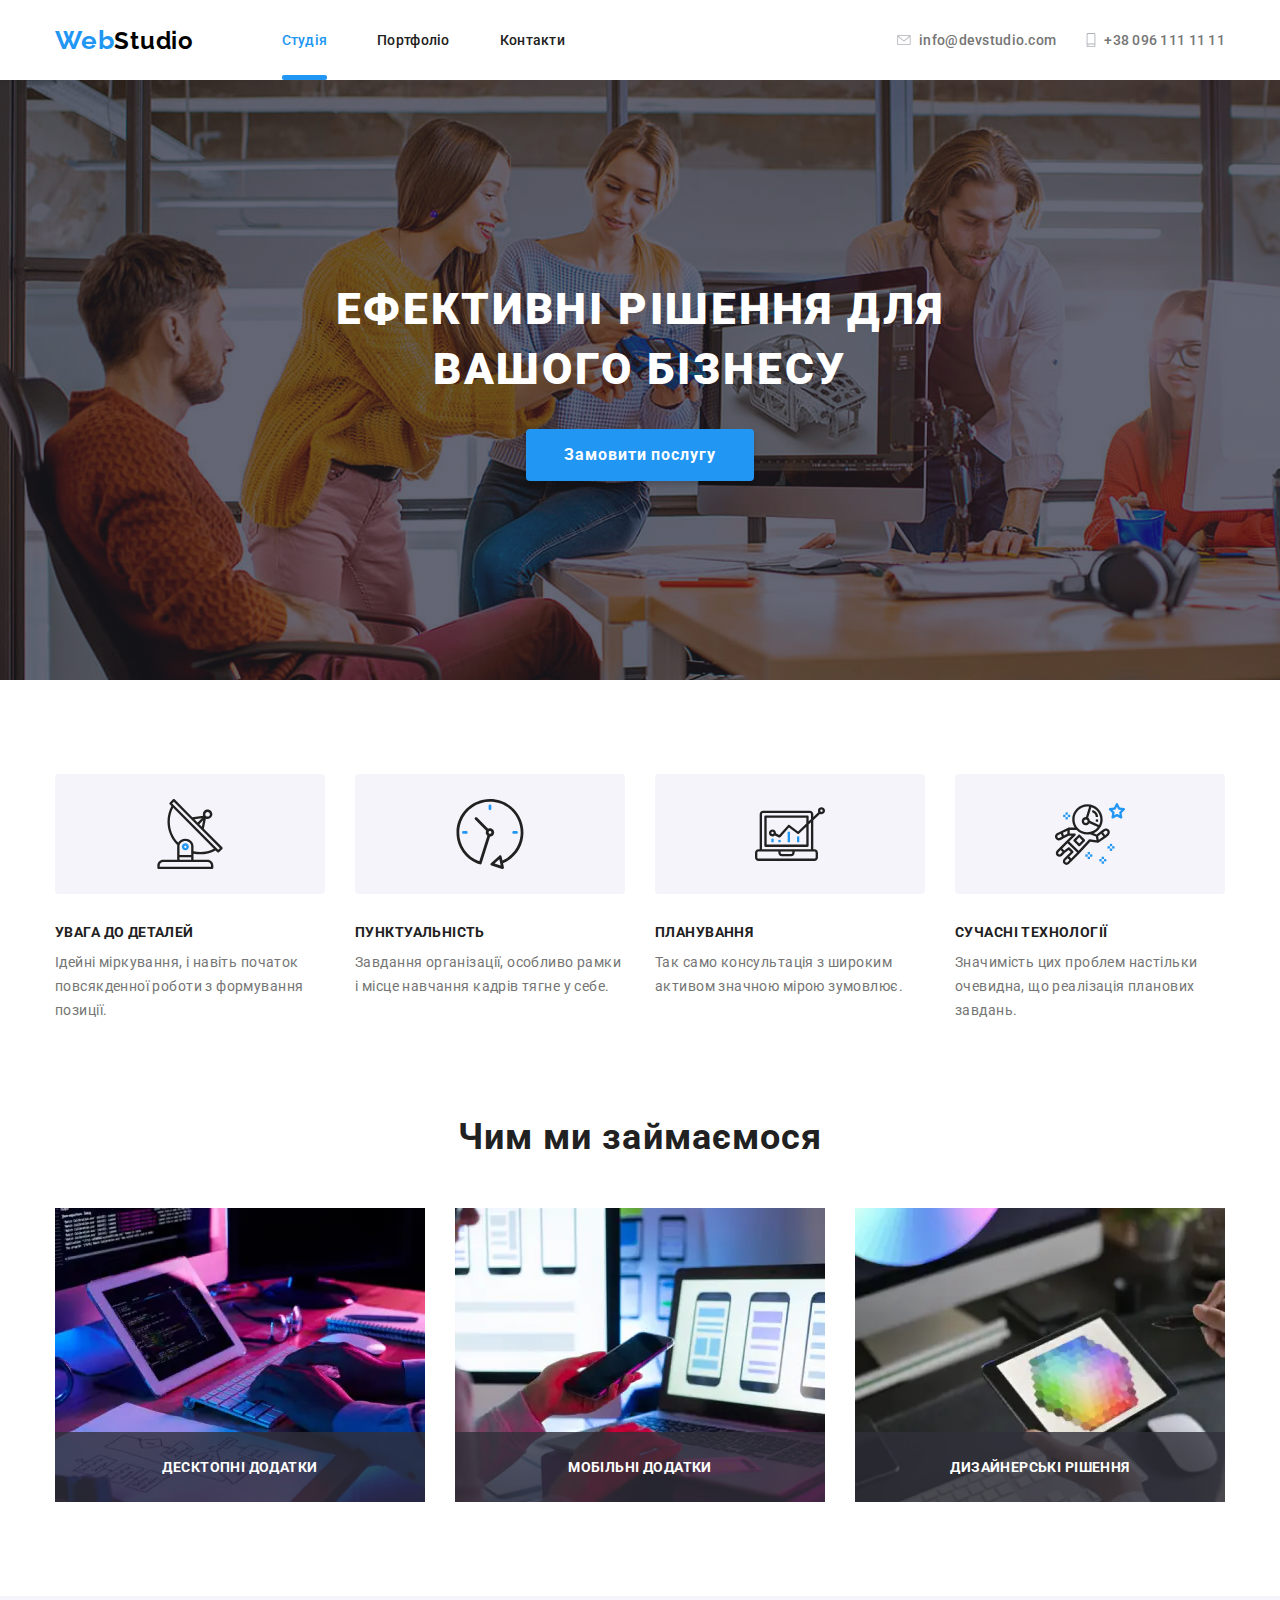
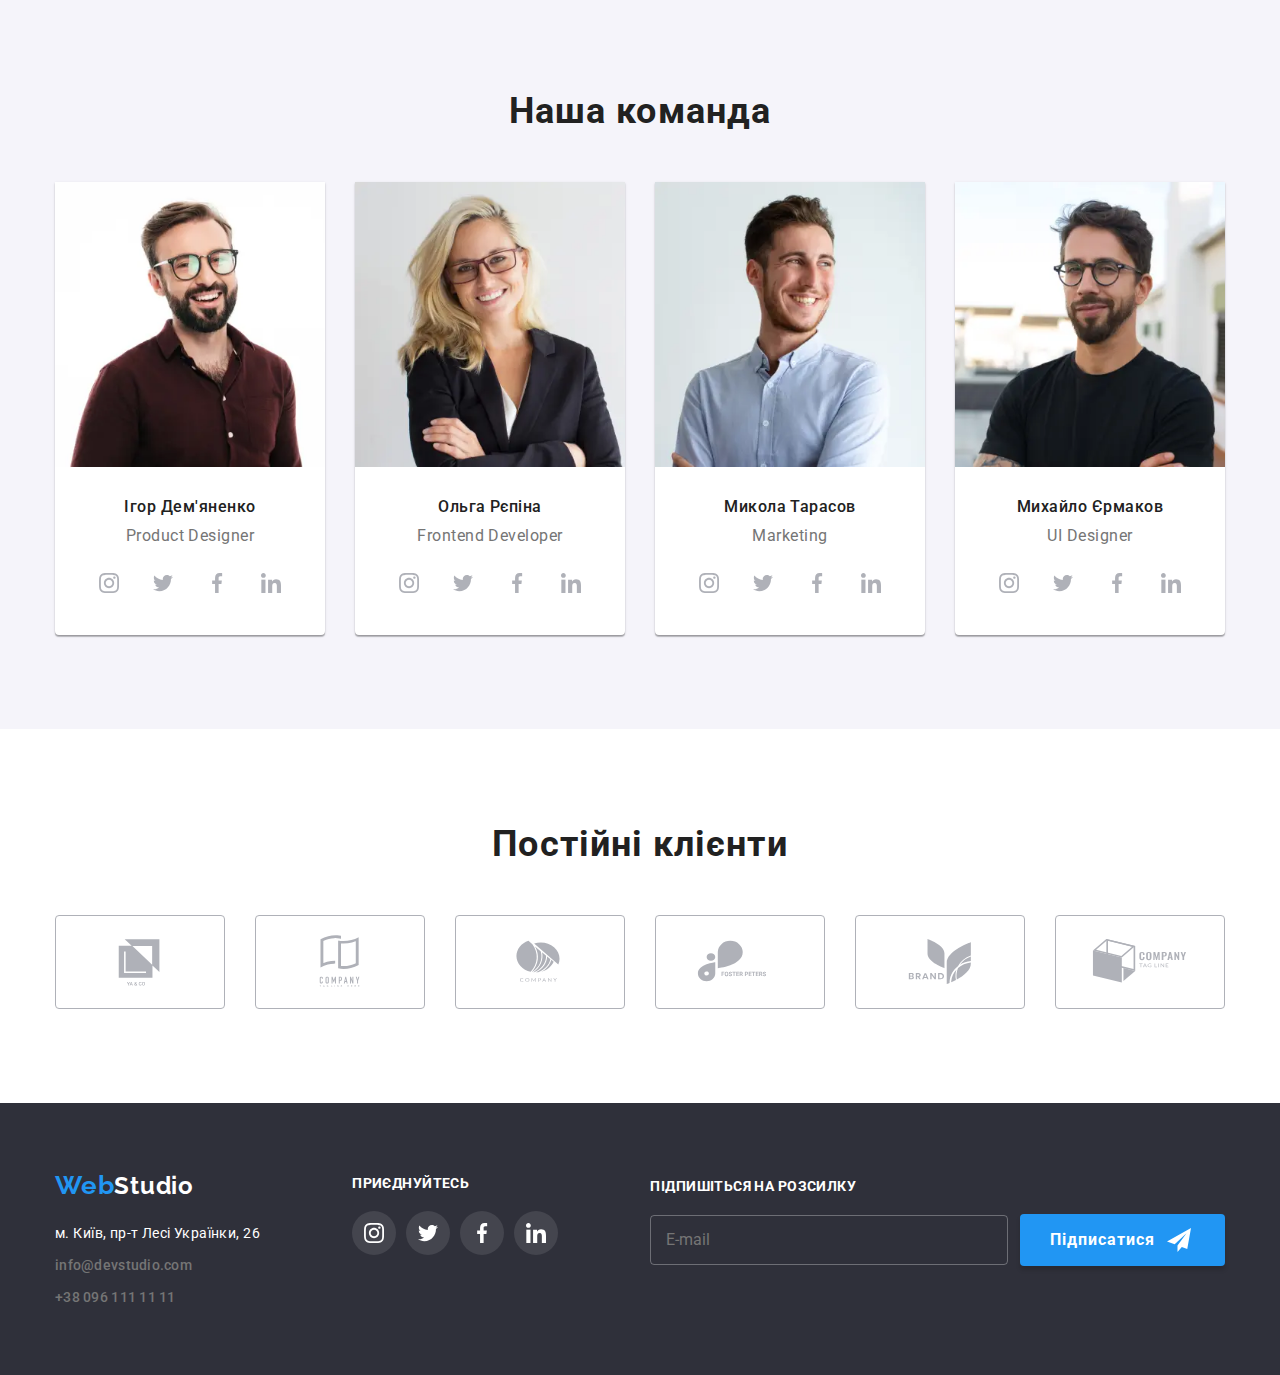
<file: index.html>
<!DOCTYPE html>
<html lang="en">
  <head>
    <meta charset="UTF-8" />
    <meta http-equiv="X-UA-Compatible" content="IE=edge" />
    <meta name="viewport" content="width=device-width, initial-scale=1.0" />
    <title>WebStudio</title>
    <link rel="preconnect" href="https://fonts.gstatic.com" crossorigin />
    <link rel="preconnect" href="https://fonts.googleapis.com" />
    <link
      href="https://fonts.googleapis.com/css2?family=Raleway:wght@700&family=Roboto:wght@400;500;700;900&display=swap"
      rel="stylesheet"
    />
    <link
      rel="stylesheet"
      href="https://cdnjs.cloudflare.com/ajax/libs/modern-normalize/1.0.0/modern-normalize.min.css"
    />
    <link rel="stylesheet" href="./css/main.min.css" />
    <!-- <link rel="stylesheet" href="./css/styles.css" /> -->
  </head>

  <body>
    <!-- HEADER -->
    <header class="header">
      <div class="container header__container">
        <div class="header__leftpart">
          <div class="header__logo-block">
            <a href="index.html" class="logo"
              ><span class="logo__accent">Web</span>Studio</a
            >
          </div>
          <nav class="header__nav">
            <ul class="header__menu">
              <li class="header__menu__item header__menu__item_undeline">
                <a
                  href="index.html"
                  class="menu-nav-item__link header-link-highline"
                  >Студія</a
                >
              </li>
              <li class="header__menu__item">
                <a href="portfolio.html" class="menu-nav-item__link"
                  >Портфоліо</a
                >
              </li>
              <li class="header__menu__item">
                <a href="#" class="menu-nav-item__link">Контакти</a>
              </li>
            </ul>
          </nav>
        </div>

        <address class="address-items">
          <a href="mailto:info@devstudio.com" class="address-link"
            ><svg
              class="sprite header-sprites envelope-sprite"
              width="14"
              heigth="10"
            >
              <use href="./images/sprite.svg#icon-envelope"></use>
            </svg>
            info@devstudio.com</a
          >
          <a href="tel:+380961111111" class="address-link"
            ><svg
              class="sprite header-sprites smartphone-sprite"
              width="10"
              height="14"
            >
              <use href="./images/sprite.svg#icon-smartphone"></use>
            </svg>
            +38 096 111 11 11</a
          >
        </address>
        <button type="button" class="open-mobile-menu-btn" data-menu-open>
          <svg class="open-mobile-menu-btn__icon" width="40" height="40">
            <use href="./images/sprite.svg#icon-burger"></use>
          </svg>
        </button>
      </div>
      <div class="mobile-menu" data-menu>
        <div class="container mobile-menu__container">
          <button type="button" class="mobile-menu__close-btn" data-menu-close>
            <svg class="mobile-menu__close-icon" width="40" height="40">
              <use href="./images/sprite.svg#icon-close-btn"></use>
            </svg>
          </button>
          <ul class="mobile-menu__list">
            <li>
              <a
                href="index.html"
                class="mobile-menu__list-item header-link-highline"
                >Студія</a
              >
            </li>
            <li>
              <a href="portfolio.html" class="mobile-menu__list-item"
                >Портфоліо</a
              >
            </li>
            <li><a href="#" class="mobile-menu__list-item">Контакти</a></li>
          </ul>
          <div class="mobile-menu__info-block">
            <address>
              <a
                href="tel:+380961111111"
                class="mobile-menu__info-block-links address-link"
                >+38 096 111 11 11</a
              >
              <a
                href="mailto:info@devstudio.com"
                class="mobile-menu__info-block-links address-link"
                >info@devstudio.com</a
              >
            </address>
            <div class="mobile-menu__info-block-socials">
              <a
                href="#"
                class="mobile-menu__info-block-socials-links border-right"
                >Instagram</a
              ><a
                href="#"
                class="mobile-menu__info-block-socials-links border-right"
                >Twitter</a
              ><a
                href="#"
                class="mobile-menu__info-block-socials-links border-right"
                >Facebook</a
              ><a href="#" class="mobile-menu__info-block-socials-links"
                >LinkedIn</a
              >
            </div>
          </div>
        </div>
      </div>
    </header>
    <!-- STUDIO-PAGE -->
    <main>
      <!-- SOLUTIONS -->
      <section class="section solutions-section">
        <div class="container solution-container">
          <h1 class="solutions-section__title">
            Ефективні рішення для вашого бізнесу
          </h1>
          <button class="main-button" type="button" data-modal-open>
            <span class="main-button__text solutions-section__btn-txt"
              >Замовити послугу</span
            >
          </button>
        </div>
      </section>
      <!-- FEATURES -->
      <section class="section features-section">
        <div class="container">
          <ul class="features-section__menu">
            <li class="features-section__menu-item">
              <div class="features-section__sprites-block">
                <svg
                  class="sprite features-section__sprite"
                  width="70"
                  height="70"
                >
                  <use href="./images/sprite.svg#icon-antenna"></use>
                </svg>
              </div>
              <h3 class="features-section__menu-item-title">
                УВАГА ДО ДЕТАЛЕЙ
              </h3>
              <p class="features-section__menu-item-desc">
                Ідейні міркування, і навіть початок повсякденної роботи з
                формування позиції.
              </p>
            </li>
            <li class="features-section__menu-item">
              <div class="features-section__sprites-block">
                <svg
                  class="sprite features-section__sprite"
                  width="70"
                  height="70"
                >
                  <use href="./images/sprite.svg#icon-clock"></use>
                </svg>
              </div>
              <h3 class="features-section__menu-item-title">ПУНКТУАЛЬНІСТЬ</h3>
              <p class="features-section__menu-item-desc">
                Завдання організації, особливо рамки і місце навчання кадрів
                тягне у себе.
              </p>
            </li>
            <li class="features-section__menu-item">
              <div class="features-section__sprites-block">
                <svg
                  class="sprite features-section__sprite"
                  width="70"
                  height="70"
                >
                  <use href="./images/sprite.svg#icon-diagram"></use>
                </svg>
              </div>
              <h3 class="features-section__menu-item-title">ПЛАНУВАННЯ</h3>
              <p class="features-section__menu-item-desc">
                Так само консультація з широким активом значною мірою зумовлює.
              </p>
            </li>
            <li class="features-section__menu-item">
              <div class="features-section__sprites-block">
                <svg
                  class="sprite features-section__sprite"
                  width="70"
                  height="70"
                >
                  <use href="./images/sprite.svg#icon-astronaut"></use>
                </svg>
              </div>
              <h3 class="features-section__menu-item-title">
                СУЧАСНІ ТЕХНОЛОГІЇ
              </h3>
              <p class="features-section__menu-item-desc">
                Значимість цих проблем настільки очевидна, що реалізація
                планових завдань.
              </p>
            </li>
          </ul>
        </div>
      </section>
      <!-- ACTIVITIES -->
      <section class="section activities-section">
        <div class="container">
          <h2 class="section__title">Чим ми займаємося</h2>
          <ul class="activities-section__pics">
            <li class="activities-section__pics-item">
              <picture class="activities-section__picture">
                <source
                  srcset="
                    ./images/activities-img/activities-img-1.webp    1x,
                    ./images/activities-img/activities-img-1@2x.webp 2x
                  "
                  media="(min-width: 1200px)"
                  type="image/webp"
                />
                <source
                  srcset="
                    ./images/activities-img/activities-img-1.jpg    1x,
                    ./images/activities-img/activities-img-1@2x.jpg 2x
                  "
                  media="(min-width: 1200px)"
                />
                <img src="" alt="Печатає код" width="370" height="294" />
              </picture>
              <div class="activities-section__desc-block">
                <p class="activities-section__desc">Десктопні додатки</p>
              </div>
            </li>
            <li class="activities-section__pics-item">
              <picture class="activities-section__picture">
                <source
                  srcset="
                    ./images/activities-img/activities-img-2.webp    1x,
                    ./images/activities-img/activities-img-2@2x.webp 2x
                  "
                  media="(min-width: 1200px)"
                  type="image/webp"
                />
                <source
                  srcset="
                    ./images/activities-img/activities-img-2.jpg    1x,
                    ./images/activities-img/activities-img-2@2x.jpg 2x
                  "
                  media="(min-width: 1200px)"
                />
                <img src="" alt="Тримає телефон" width="370" height="294" />
              </picture>
              <div class="activities-section__desc-block">
                <p class="activities-section__desc">Мобільні додатки</p>
              </div>
            </li>
            <li class="activities-section__pics-item">
              <picture class="activities-section__picture">
                <source
                  srcset="
                    ./images/activities-img/activities-img-3.webp    1x,
                    ./images/activities-img/activities-img-3@2x.webp 2x
                  "
                  media="(min-width: 1200px)"
                  type="image/webp"
                />
                <source
                  srcset="
                    ./images/activities-img/activities-img-3.jpg    1x,
                    ./images/activities-img/activities-img-3@2x.jpg 2x
                  "
                  media="(min-width: 1200px)"
                />
                <img src="" alt="Малює на планшеті" width="370" height="294" />
              </picture>
              <div class="activities-section__desc-block">
                <p class="activities-section__desc">Дизайнерські рішення</p>
              </div>
            </li>
          </ul>
        </div>
      </section>
      <!-- TEAM -->
      <section class="section team-section">
        <div class="container">
          <h2 class="section__title">Наша команда</h2>
          <ul class="team-section__members-list">
            <li class="team-section__members-list-item">
              <picture class="team-section__picture">
                <source
                  srcset="
                    ./images/team-img-mobile/team-img-mobile-1.webp    1x,
                    ./images/team-img-mobile/team-img-mobile-1@2x.webp 2x
                  "
                  media="(max-width: 767px)"
                  type="image/webp"
                />
                <source
                  srcset="
                    ./images/team-img-mobile/team-img-mobile-1.jpg    1x,
                    ./images/team-img-mobile/team-img-mobile-1@2x.jpg 2x
                  "
                  media="(max-width: 767px)"
                />
                <source
                  srcset="
                    ./images/team-img-tablet/team-img-tablet-1.webp    1x,
                    ./images/team-img-tablet/team-img-tablet-1@2x.webp 2x
                  "
                  media="(min-width: 768px)"
                  type="image/webp"
                />
                <source
                  srcset="
                    ./images/team-img-tablet/team-img-tablet-1.jpg    1x,
                    ./images/team-img-tablet/team-img-tablet-1@2x.jpg 2x
                  "
                  media="(min-width: 768px)"
                />
                <source
                  srcset="
                    ./images/team-img-desktop/team-img-desktop-1.webp    1x,
                    ./images/team-img-desktop/team-img-desktop-1@2x.webp 2x
                  "
                  media="(min-width: 1200px)"
                  type="image/webp"
                />
                <source
                  srcset="
                    ./images/team-img-desktop/team-img-desktop-1.jpg    1x,
                    ./images/team-img-desktop/team-img-desktop-1@2x.jpg 2x
                  "
                  media="(min-width: 1200px)"
                />

                <img class="team-section__image" src="" alt="Ігор Дем'яненко" />
              </picture>
              <div class="team-section__members-list-item-block">
                <h4 class="team-section__members-list-item-title">
                  Ігор Дем'яненко
                </h4>
                <h5 class="team-section__members-list-item-desc">
                  Product Designer
                </h5>
                <ul class="team-section__links">
                  <li>
                    <a href="#" class="team-section__links-item"
                      ><svg class="sprite social-links">
                        <use
                          href="./images/sprite.svg#icon-instagram"
                        ></use></svg
                    ></a>
                  </li>
                  <li>
                    <a href="#" class="team-section__links-item"
                      ><svg class="sprite social-links">
                        <use href="./images/sprite.svg#icon-twitter"></use></svg
                    ></a>
                  </li>
                  <li>
                    <a href="#" class="team-section__links-item"
                      ><svg class="sprite social-links">
                        <use
                          href="./images/sprite.svg#icon-facebook"
                        ></use></svg
                    ></a>
                  </li>
                  <li>
                    <a href="#" class="team-section__links-item"
                      ><svg class="sprite social-links">
                        <use
                          href="./images/sprite.svg#icon-linkedin"
                        ></use></svg
                    ></a>
                  </li>
                </ul>
              </div>
            </li>
            <li class="team-section__members-list-item">
              <picture class="team-section__picture">
                <source
                  srcset="
                    ./images/team-img-mobile/team-img-mobile-2.webp    1x,
                    ./images/team-img-mobile/team-img-mobile-2@2x.webp 2x
                  "
                  media="(max-width: 767px)"
                  type="image/webp"
                />
                <source
                  srcset="
                    ./images/team-img-mobile/team-img-mobile-2.jpg    1x,
                    ./images/team-img-mobile/team-img-mobile-2@2x.jpg 2x
                  "
                  media="(max-width: 767px)"
                />
                <source
                  srcset="
                    ./images/team-img-tablet/team-img-tablet-2.webp    1x,
                    ./images/team-img-tablet/team-img-tablet-2@2x.webp 2x
                  "
                  media="(min-width: 768px)"
                  type="image/webp"
                />
                <source
                  srcset="
                    ./images/team-img-tablet/team-img-tablet-2.jpg    1x,
                    ./images/team-img-tablet/team-img-tablet-2@2x.jpg 2x
                  "
                  media="(min-width: 768px)"
                />
                <source
                  srcset="
                    ./images/team-img-desktop/team-img-desktop-2.webp    1x,
                    ./images/team-img-desktop/team-img-desktop-2@2x.webp 2x
                  "
                  media="(min-width: 1200px)"
                  type="image/webp"
                />
                <source
                  srcset="
                    ./images/team-img-desktop/team-img-desktop-2.jpg    1x,
                    ./images/team-img-desktop/team-img-desktop-2@2x.jpg 2x
                  "
                  media="(min-width: 1200px)"
                />

                <img class="team-section__image" src="" alt="Ольга Рєпіна" />
              </picture>
              <div class="team-section__members-list-item-block">
                <h4 class="team-section__members-list-item-title">
                  Ольга Рєпіна
                </h4>
                <h5 class="team-section__members-list-item-desc">
                  Frontend Developer
                </h5>
                <ul class="team-section__links">
                  <li>
                    <a href="#" class="team-section__links-item"
                      ><svg class="sprite social-links">
                        <use
                          href="./images/sprite.svg#icon-instagram"
                        ></use></svg
                    ></a>
                  </li>
                  <li>
                    <a href="#" class="team-section__links-item"
                      ><svg class="sprite social-links">
                        <use href="./images/sprite.svg#icon-twitter"></use></svg
                    ></a>
                  </li>
                  <li>
                    <a href="#" class="team-section__links-item"
                      ><svg class="sprite social-links">
                        <use
                          href="./images/sprite.svg#icon-facebook"
                        ></use></svg
                    ></a>
                  </li>
                  <li>
                    <a href="#" class="team-section__links-item"
                      ><svg class="sprite social-links">
                        <use
                          href="./images/sprite.svg#icon-linkedin"
                        ></use></svg
                    ></a>
                  </li>
                </ul>
              </div>
            </li>
            <li class="team-section__members-list-item">
              <picture class="team-section__picture">
                <source
                  srcset="
                    ./images/team-img-mobile/team-img-mobile-3.webp    1x,
                    ./images/team-img-mobile/team-img-mobile-3@2x.webp 2x
                  "
                  media="(max-width: 767px)"
                  type="image/webp"
                />
                <source
                  srcset="
                    ./images/team-img-mobile/team-img-mobile-3.jpg    1x,
                    ./images/team-img-mobile/team-img-mobile-3@2x.jpg 2x
                  "
                  media="(max-width: 767px)"
                />
                <source
                  srcset="
                    ./images/team-img-tablet/team-img-tablet-3.webp    1x,
                    ./images/team-img-tablet/team-img-tablet-3@2x.webp 2x
                  "
                  media="(min-width: 768px)"
                  type="image/webp"
                />
                <source
                  srcset="
                    ./images/team-img-tablet/team-img-tablet-3.jpg    1x,
                    ./images/team-img-tablet/team-img-tablet-3@2x.jpg 2x
                  "
                  media="(min-width: 768px)"
                />
                <source
                  srcset="
                    ./images/team-img-desktop/team-img-desktop-3.webp    1x,
                    ./images/team-img-desktop/team-img-desktop-3@2x.webp 2x
                  "
                  media="(min-width: 1200px)"
                  type="image/webp"
                />
                <source
                  srcset="
                    ./images/team-img-desktop/team-img-desktop-3.jpg    1x,
                    ./images/team-img-desktop/team-img-desktop-3@2x.jpg 2x
                  "
                  media="(min-width: 1200px)"
                />

                <img class="team-section__image" src="" alt="Микола Тарасов" />
              </picture>
              <div class="team-section__members-list-item-block">
                <h4 class="team-section__members-list-item-title">
                  Микола Тарасов
                </h4>
                <h5 class="team-section__members-list-item-desc">Marketing</h5>
                <ul class="team-section__links">
                  <li>
                    <a href="#" class="team-section__links-item"
                      ><svg class="sprite social-links">
                        <use
                          href="./images/sprite.svg#icon-instagram"
                        ></use></svg
                    ></a>
                  </li>
                  <li>
                    <a href="#" class="team-section__links-item"
                      ><svg class="sprite social-links">
                        <use href="./images/sprite.svg#icon-twitter"></use></svg
                    ></a>
                  </li>
                  <li>
                    <a href="#" class="team-section__links-item"
                      ><svg class="sprite social-links">
                        <use
                          href="./images/sprite.svg#icon-facebook"
                        ></use></svg
                    ></a>
                  </li>
                  <li>
                    <a href="#" class="team-section__links-item"
                      ><svg class="sprite social-links">
                        <use
                          href="./images/sprite.svg#icon-linkedin"
                        ></use></svg
                    ></a>
                  </li>
                </ul>
              </div>
            </li>
            <li class="team-section__members-list-item">
              <picture class="team-section__picture">
                <source
                  srcset="
                    ./images/team-img-mobile/team-img-mobile-4.webp    1x,
                    ./images/team-img-mobile/team-img-mobile-4@2x.webp 2x
                  "
                  media="(max-width: 767px)"
                  type="image/webp"
                />
                <source
                  srcset="
                    ./images/team-img-mobile/team-img-mobile-4.jpg    1x,
                    ./images/team-img-mobile/team-img-mobile-4@2x.jpg 2x
                  "
                  media="(max-width: 767px)"
                />
                <source
                  srcset="
                    ./images/team-img-tablet/team-img-tablet-4.webp    1x,
                    ./images/team-img-tablet/team-img-tablet-4@2x.webp 2x
                  "
                  media="(min-width: 768px)"
                  type="image/webp"
                />
                <source
                  srcset="
                    ./images/team-img-tablet/team-img-tablet-4.jpg    1x,
                    ./images/team-img-tablet/team-img-tablet-4@2x.jpg 2x
                  "
                  media="(min-width: 768px)"
                />
                <source
                  srcset="
                    ./images/team-img-desktop/team-img-desktop-4.webp    1x,
                    ./images/team-img-desktop/team-img-desktop-4@2x.webp 2x
                  "
                  media="(min-width: 1200px)"
                  type="image/webp"
                />
                <source
                  srcset="
                    ./images/team-img-desktop/team-img-desktop-4.jpg    1x,
                    ./images/team-img-desktop/team-img-desktop-4@2x.jpg 2x
                  "
                  media="(min-width: 1200px)"
                />

                <img class="team-section__image" src="" alt="Михайло Єрмаков" />
              </picture>
              <div class="team-section__members-list-item-block">
                <h4 class="team-section__members-list-item-title">
                  Михайло Єрмаков
                </h4>
                <h5 class="team-section__members-list-item-desc">
                  UI Designer
                </h5>
                <ul class="team-section__links">
                  <li>
                    <a href="#" class="team-section__links-item"
                      ><svg class="sprite social-links">
                        <use
                          href="./images/sprite.svg#icon-instagram"
                        ></use></svg
                    ></a>
                  </li>
                  <li>
                    <a href="#" class="team-section__links-item"
                      ><svg class="sprite social-links">
                        <use href="./images/sprite.svg#icon-twitter"></use></svg
                    ></a>
                  </li>
                  <li>
                    <a href="#" class="team-section__links-item"
                      ><svg class="sprite social-links">
                        <use
                          href="./images/sprite.svg#icon-facebook"
                        ></use></svg
                    ></a>
                  </li>
                  <li>
                    <a href="#" class="team-section__links-item"
                      ><svg class="sprite social-links">
                        <use
                          href="./images/sprite.svg#icon-linkedin"
                        ></use></svg
                    ></a>
                  </li>
                </ul>
              </div>
            </li>
          </ul>
        </div>
      </section>
      <!-- CLIENTS -->
      <section class="section clients-section">
        <div class="container">
          <h2 class="section__title">Постійні клієнти</h2>
          <ul class="clients-section__list">
            <li class="clients-section__list-item">
              <a href="#" class="clients-section__list-link"
                ><svg class="sprite clients-sprite">
                  <use href="./images/sprite.svg#icon-yaco"></use></svg
              ></a>
            </li>
            <li class="clients-section__list-item">
              <a href="#" class="clients-section__list-link"
                ><svg class="sprite clients-sprite">
                  <use href="./images/sprite.svg#icon-tagline"></use></svg
              ></a>
            </li>
            <li class="clients-section__list-item">
              <a href="#" class="clients-section__list-link"
                ><svg class="sprite clients-sprite">
                  <use href="./images/sprite.svg#icon-company"></use></svg
              ></a>
            </li>
            <li class="clients-section__list-item">
              <a href="#" class="clients-section__list-link"
                ><svg class="sprite clients-sprite">
                  <use href="./images/sprite.svg#icon-foster"></use></svg
              ></a>
            </li>
            <li class="clients-section__list-item">
              <a href="#" class="clients-section__list-link"
                ><svg class="sprite clients-sprite">
                  <use href="./images/sprite.svg#icon-brand"></use></svg
              ></a>
            </li>
            <li class="clients-section__list-item">
              <a href="#" class="clients-section__list-link"
                ><svg class="sprite clients-sprite">
                  <use href="./images/sprite.svg#icon-cube"></use></svg
              ></a>
            </li>
          </ul>
        </div>
      </section>
    </main>
    <!-- FOOTER -->
    <footer class="bottom">
      <div class="container bottom__container">
        <div class="bottom__block-main bottom__column">
          <div class="bottom__block-center bottom__column">
            <a href="index.html" class="logo logo_dark-theme">
              <span class="logo__accent">Web</span>Studio
            </a>

            <address>
              <ul class="address-footer bottom__column">
                <li>м. Київ, пр-т Лесі Українки, 26</li>
                <li>
                  <a
                    href="mailto:info@devstudio.com"
                    class="address-link bottom__address-link"
                  >
                    info@devstudio.com
                  </a>
                </li>
                <li>
                  <a
                    href="tel:+380961111111"
                    class="address-link bottom__address-link"
                  >
                    +38 096 111 11 11
                  </a>
                </li>
              </ul>
            </address>
          </div>
          <div class="bottom__social-block bottom__column">
            <h4 class="bottom__block-title">приєднуйтесь</h4>
            <ul class="bottom__social-block-list">
              <li class="bottom__social-block-list-item">
                <a href="#" class="bottom__social-links">
                  <svg class="sprite social-links icon-dark-theme">
                    <use href="./images/sprite.svg#icon-instagram"></use></svg
                ></a>
              </li>
              <li class="bottom__social-block-list-item">
                <a href="#" class="bottom__social-links bottom__column"
                  ><svg class="sprite social-links icon-dark-theme">
                    <use href="./images/sprite.svg#icon-twitter"></use></svg
                ></a>
              </li>
              <li class="bottom__social-block-list-item">
                <a href="#" class="bottom__social-links"
                  ><svg class="sprite social-links icon-dark-theme">
                    <use href="./images/sprite.svg#icon-facebook"></use></svg
                ></a>
              </li>
              <li class="bottom__social-block-list-item">
                <a href="#" class="bottom__social-links"
                  ><svg class="sprite social-links icon-dark-theme">
                    <use href="./images/sprite.svg#icon-linkedin"></use></svg
                ></a>
              </li>
            </ul>
          </div>
          <div class="bottom__block-aside bottom__column">
            <span class="bottom__block-title bottom__block-aside-title"
              >Підпишіться на розсилку</span
            >
            <div class="bottom__subcribption-block bottom__column">
              <input
                type="email"
                class="bottom__input"
                placeholder="E-mail"
                pattern="[a-z0-9._%+-]+@[a-z0-9.-]+\.[a-z]{2,}$"
              />
              <button type="button" class="main-button bottom__btn">
                <p class="main-button__text bottom__button-text">Підписатися</p>
                <svg
                  class="bottom__subcription-block-srpite"
                  width="24"
                  height="24"
                >
                  <use href="./images/sprite.svg#icon-plane"></use>
                </svg>
              </button>
            </div>
          </div>
        </div>
      </div>
    </footer>

    <!-- BACKDROP -->
    <div class="backdrop is-hidden" data-modal>
      <div class="modal">
        <button class="modal__close-btn" data-modal-close>
          <svg class="modal__close-btn-icon" height="18" width="18">
            <use href="./images/sprite.svg#icon-close-btn"></use>
          </svg>
        </button>
        <div class="modal-form-block">
          <form action="" class="modal-form">
            <p class="modal-form__title">
              Залиште свої дані, ми вам передзвонимо
            </p>
            <label class="modal-form__input-desc">Ім'я</label>
            <div class="modal-form__input-wrapper">
              <input
                name="user_name"
                class="modal-form__input"
                type="text"
                required
                minlength="2"
              /><svg class="modal-form__sprites" height="18" width="18">
                <use href="./images/sprite.svg#icon-modal-person"></use>
              </svg>
            </div>
            <label class="modal-form__input-desc">Телефон</label>
            <div class="modal-form__input-wrapper">
              <input
                name="user_tel"
                class="modal-form__input"
                type="tel"
                required
                pattern="^[0-9]{3}-[0-9]{3}-[0-9]{2}-[0-9]{2}"
                title="xxx-xxx-xx-xx"
                minlength="8"
              /><svg class="modal-form__sprites" height="18" width="18">
                <use href="./images/sprite.svg#icon-modal-phone"></use>
              </svg>
            </div>
            <label class="modal-form__input-desc">Пошта</label>
            <div class="modal-form__input-wrapper">
              <input
                name="user_email"
                class="modal-form__input"
                type="email"
                required
                pattern="[a-z0-9._%+-]+@[a-z0-9.-]+\.[a-z]{2,}$"
                minlength="3"
              /><svg class="modal-form__sprites" height="18" width="18">
                <use href="./images/sprite.svg#icon-modal-envelope"></use>
              </svg>
            </div>
            <label class="modal-form__input-desc">Коментар</label>
            <textarea
              name="user_message"
              class="modal-form__textarea"
              placeholder="Введіть текст"
            ></textarea>
            <div class="modal-form__checkbox-block">
              <input
                name="private_policy"
                type="checkbox"
                required
                class="modal-form__checkbox-block-checkbox visually-hidden"
                id="checkbox"
              />
              <label class="modal-form__checkbox-block-desc" for="checkbox">
                Погоджуюся з розсилкою та приймаю
                <a href="#" class="modal-form__checkbox-block-desc-link">
                  Умови договору</a
                >
              </label>
            </div>
            <button class="main-button">
              <p class="main-button__text">Відправити</p>
            </button>
          </form>
        </div>
      </div>
    </div>

    <!-- SCRIPT -->
    <script src="./js/modals.js"></script>
    <script src="./js/mobile-menu.js"></script>
  </body>
</html>
</file>
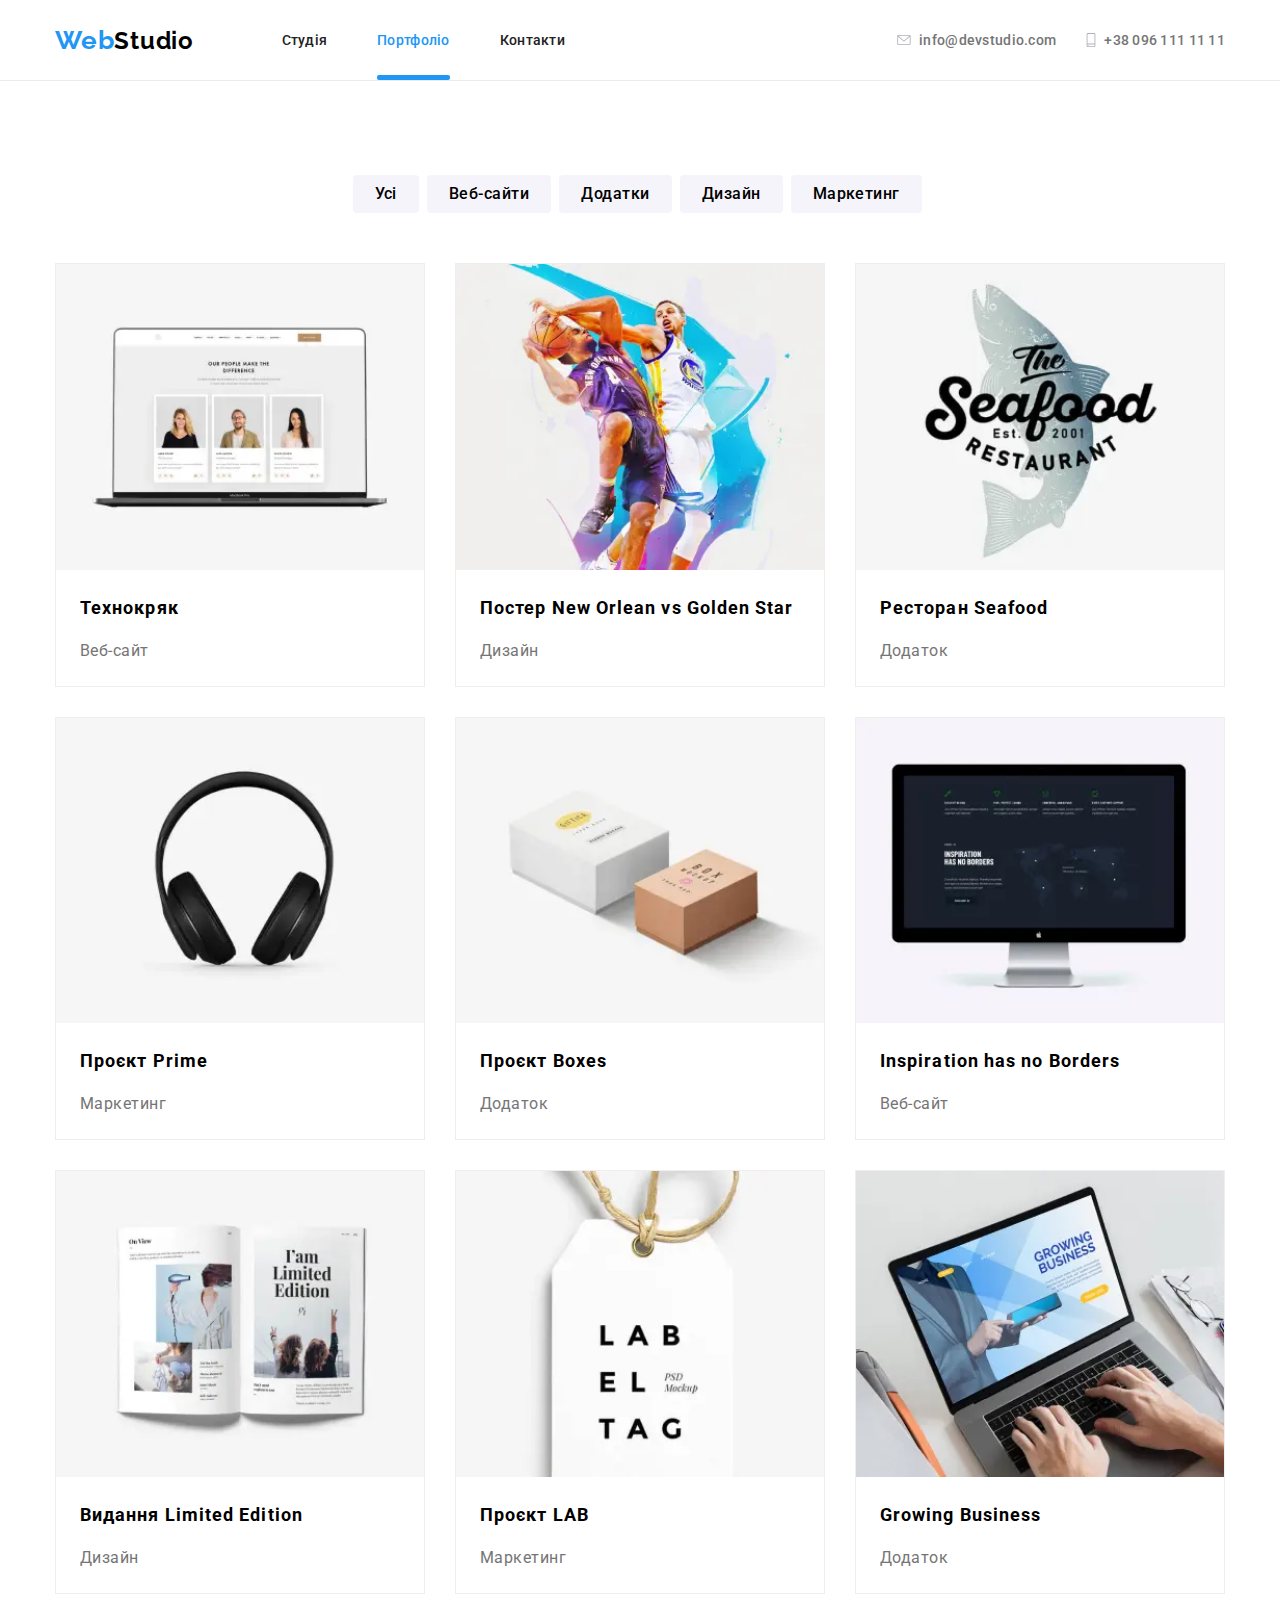
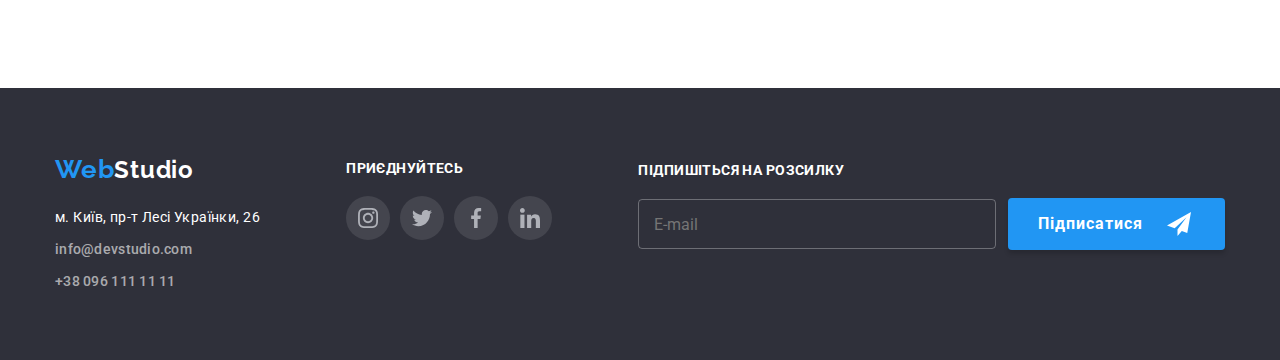
<file: portfolio.html>
<!DOCTYPE html>
<html lang="en">
  <head>
    <meta charset="UTF-8" />
    <meta http-equiv="X-UA-Compatible" content="IE=edge" />
    <meta name="viewport" content="width=device-width, initial-scale=1.0" />
    <title>WebStudio</title>
    <link rel="preconnect" href="https://fonts.gstatic.com" crossorigin />
    <link rel="preconnect" href="https://fonts.googleapis.com" />
    <link
      href="https://fonts.googleapis.com/css2?family=Raleway:wght@700&family=Roboto:wght@400;500;700;900&display=swap"
      rel="stylesheet"
    />
    <link
      rel="stylesheet"
      href="https://cdnjs.cloudflare.com/ajax/libs/modern-normalize/1.0.0/modern-normalize.min.css"
    />

    <link rel="stylesheet" href="./css/main.min.css" />
    <!-- <link rel="stylesheet" href="./css/styles.css" /> -->
  </head>
  <body>
    <!-- HEADER -->
    <header class="header">
      <div class="container header__container">
        <div class="header__leftpart">
          <div class="header__logo-block">
            <a href="index.html" class="logo"
              ><span class="logo__accent">Web</span>Studio</a
            >
          </div>
          <nav class="header__nav">
            <ul class="header__menu">
              <li class="header__menu__item">
                <a href="index.html" class="menu-nav-item__link">Студія</a>
              </li>
              <li class="header__menu__item header__menu__item_undeline">
                <a
                  href="portfolio.html"
                  class="menu-nav-item__link header-link-highline"
                  >Портфоліо</a
                >
              </li>
              <li class="header__menu__item">
                <a href="#" class="menu-nav-item__link">Контакти</a>
              </li>
            </ul>
          </nav>
        </div>

        <address class="address-items">
          <a href="mailto:info@devstudio.com" class="address-link"
            ><svg
              class="sprite header-sprites envelope-sprite"
              width="14"
              heigth="10"
            >
              <use href="./images/sprite.svg#icon-envelope"></use>
            </svg>
            info@devstudio.com</a
          >
          <a href="tel:+380961111111" class="address-link"
            ><svg
              class="sprite header-sprites smartphone-sprite"
              width="10"
              height="14"
            >
              <use href="./images/sprite.svg#icon-smartphone"></use>
            </svg>
            +38 096 111 11 11</a
          >
        </address>
        <button type="button" class="open-mobile-menu-btn" data-menu-open>
          <svg class="open-mobile-menu-btn__icon" width="40" height="40">
            <use href="./images/sprite.svg#icon-burger"></use>
          </svg>
        </button>
      </div>
      <div class="mobile-menu" data-menu>
        <div class="container mobile-menu__container">
          <button type="button" class="mobile-menu__close-btn" data-menu-close>
            <svg class="mobile-menu__close-icon" width="40" height="40">
              <use href="./images/sprite.svg#icon-close-btn"></use>
            </svg>
          </button>
          <ul class="mobile-menu__list">
            <li>
              <a href="index.html" class="mobile-menu__list-item">Студія</a>
            </li>
            <li>
              <a
                href="portfolio.html"
                class="mobile-menu__list-item header-link-highline"
                >Портфоліо</a
              >
            </li>
            <li><a href="#" class="mobile-menu__list-item">Контакти</a></li>
          </ul>
          <div class="mobile-menu__info-block">
            <address>
              <a
                href="tel:+380961111111"
                class="mobile-menu__info-block-links address-link"
                >+38 096 111 11 11</a
              >
              <a
                href="mailto:info@devstudio.com"
                class="mobile-menu__info-block-links address-link"
                >info@devstudio.com</a
              >
            </address>
            <div class="mobile-menu__info-block-socials">
              <a
                href="#"
                class="mobile-menu__info-block-socials-links border-right"
                >Instagram</a
              ><a
                href="#"
                class="mobile-menu__info-block-socials-links border-right"
                >Twitter</a
              ><a
                href="#"
                class="mobile-menu__info-block-socials-links border-right"
                >Facebook</a
              ><a href="#" class="mobile-menu__info-block-socials-links"
                >LinkedIn</a
              >
            </div>
          </div>
        </div>
      </div>
    </header>
    <!-- MAIN-CONTENT-SECTION -->
    <main class="main-background">
      <section class="section">
        <div class="container">
          <!-- PORTFOLIO-NAV -->
          <nav>
            <ul class="portfolio-nav">
              <li>
                <button class="portfolio-nav__btn">Усі</button>
              </li>
              <li>
                <button class="portfolio-nav__btn">Веб-сайти</button>
              </li>
              <li>
                <button class="portfolio-nav__btn">Додатки</button>
              </li>
              <li>
                <button class="portfolio-nav__btn">Дизайн</button>
              </li>
              <li>
                <button class="portfolio-nav__btn">Маркетинг</button>
              </li>
            </ul>
          </nav>
          <!-- PORTFOLIO-PRODUCTS -->
          <ul class="products">
            <li class="products-list-item">
              <div class="products__image-block">
                <p class="products__hidden-info">
                  Ресурс пропонує комплексні пропозиції з різним рівнем
                  функціоналу та сервісів. Все це дозволить відвідувачу отримати
                  вичерпні відомості про компанію чи приватну особу.
                </p>
                <picture class="products__picture">
                  <source
                    srcset="
                      ./images/products-img-mobile/products-img-mobile-1.webp    1x,
                      ./images/products-img-mobile/products-img-mobile-1@2x.webp 2x
                    "
                    media="(max-width: 767px)"
                    type="image/webp"
                  />
                  <source
                    srcset="
                      ./images/products-img-mobile/products-img-mobile-1.jpg    1x,
                      ./images/products-img-mobile/products-img-mobile-1@2x.jpg 2x
                    "
                    media="(max-width: 767px)"
                  />
                  <source
                    srcset="
                      ./images/products-img-tablet/products-img-tablet-1.webp    1x,
                      ./images/products-img-tablet/products-img-tablet-1@2x.webp 2x
                    "
                    media="(min-width: 768px)"
                    type="image/webp"
                  />
                  <source
                    srcset="
                      ./images/products-img-tablet/products-img-tablet-1.jpg    1x,
                      ./images/products-img-tablet/products-img-tablet-1@2x.jpg 2x
                    "
                    media="(min-width: 768px)"
                  />
                  <source
                    srcset="
                      ./images/products-img-desktop/products-img-desktop-1.webp    1x,
                      ./images/products-img-desktop/products-img-desktop-1@2x.webp 2x
                    "
                    media="(min-width: 1200px)"
                    type="image/webp"
                  />
                  <source
                    srcset="
                      ./images/products-img-desktop/products-img-desktop-1.jpg    1x,
                      ./images/products-img-desktop/products-img-desktop-1@2x.jpg 2x
                    "
                    media="(min-width: 1200px)"
                  />

                  <img class="products__image" src="" alt="Ноутбук" />
                </picture>
              </div>
              <div class="product-text">
                <h4 class="product-text__name">Технокряк</h4>
                <p class="product-text__desc">Веб-сайт</p>
              </div>
            </li>
            <li class="products-list-item">
              <div class="products__image-block">
                <p class="products__hidden-info">
                  Ресурс пропонує комплексні пропозиції з різним рівнем
                  функціоналу та сервісів. Все це дозволить відвідувачу отримати
                  вичерпні відомості про компанію чи приватну особу.
                </p>
                <picture class="products__picture">
                  <source
                    srcset="
                      ./images/products-img-mobile/products-img-mobile-2.webp    1x,
                      ./images/products-img-mobile/products-img-mobile-2@2x.webp 2x
                    "
                    media="(max-width: 767px)"
                    type="image/webp"
                  />
                  <source
                    srcset="
                      ./images/products-img-mobile/products-img-mobile-2.jpg    1x,
                      ./images/products-img-mobile/products-img-mobile-2@2x.jpg 2x
                    "
                    media="(max-width: 767px)"
                  />
                  <source
                    srcset="
                      ./images/products-img-tablet/products-img-tablet-2.webp    1x,
                      ./images/products-img-tablet/products-img-tablet-2@2x.webp 2x
                    "
                    media="(min-width: 768px)"
                    type="image/webp"
                  />
                  <source
                    srcset="
                      ./images/products-img-tablet/products-img-tablet-2.jpg    1x,
                      ./images/products-img-tablet/products-img-tablet-2@2x.jpg 2x
                    "
                    media="(min-width: 768px)"
                  />
                  <source
                    srcset="
                      ./images/products-img-desktop/products-img-desktop-2.webp    1x,
                      ./images/products-img-desktop/products-img-desktop-2@2x.webp 2x
                    "
                    media="(min-width: 1200px)"
                    type="image/webp"
                  />
                  <source
                    srcset="
                      ./images/products-img-desktop/products-img-desktop-2.jpg    1x,
                      ./images/products-img-desktop/products-img-desktop-2@2x.jpg 2x
                    "
                    media="(min-width: 1200px)"
                  />

                  <img class="products__image" src="" alt="Постер" />
                </picture>
              </div>
              <div class="product-text">
                <h4 class="product-text__name">
                  Постер New Orlean vs Golden Star
                </h4>
                <p class="product-text__desc">Дизайн</p>
              </div>
            </li>
            <li class="products-list-item">
              <div class="products__image-block">
                <p class="products__hidden-info">
                  Ресурс пропонує комплексні пропозиції з різним рівнем
                  функціоналу та сервісів. Все це дозволить відвідувачу отримати
                  вичерпні відомості про компанію чи приватну особу.
                </p>
                <picture class="products__picture">
                  <source
                    srcset="
                      ./images/products-img-mobile/products-img-mobile-3.webp    1x,
                      ./images/products-img-mobile/products-img-mobile-3@2x.webp 2x
                    "
                    media="(max-width: 767px)"
                    type="image/webp"
                  />
                  <source
                    srcset="
                      ./images/products-img-mobile/products-img-mobile-3.jpg    1x,
                      ./images/products-img-mobile/products-img-mobile-3@2x.jpg 2x
                    "
                    media="(max-width: 767px)"
                  />
                  <source
                    srcset="
                      ./images/products-img-tablet/products-img-tablet-3.webp    1x,
                      ./images/products-img-tablet/products-img-tablet-3@2x.webp 2x
                    "
                    media="(min-width: 768px)"
                    type="image/webp"
                  />
                  <source
                    srcset="
                      ./images/products-img-tablet/products-img-tablet-3.jpg    1x,
                      ./images/products-img-tablet/products-img-tablet-3@2x.jpg 2x
                    "
                    media="(min-width: 768px)"
                  />
                  <source
                    srcset="
                      ./images/products-img-desktop/products-img-desktop-3.webp    1x,
                      ./images/products-img-desktop/products-img-desktop-3@2x.webp 2x
                    "
                    media="(min-width: 1200px)"
                    type="image/webp"
                  />
                  <source
                    srcset="
                      ./images/products-img-desktop/products-img-desktop-3.jpg    1x,
                      ./images/products-img-desktop/products-img-desktop-3@2x.jpg 2x
                    "
                    media="(min-width: 1200px)"
                  />

                  <img class="products__image" src="" alt="Риба" />
                </picture>
              </div>
              <div class="product-text">
                <h4 class="product-text__name">Ресторан Seafood</h4>
                <p class="product-text__desc">Додаток</p>
              </div>
            </li>
            <li class="products-list-item">
              <div class="products__image-block">
                <p class="products__hidden-info">
                  Ресурс пропонує комплексні пропозиції з різним рівнем
                  функціоналу та сервісів. Все це дозволить відвідувачу отримати
                  вичерпні відомості про компанію чи приватну особу.
                </p>
                <picture class="products__picture">
                  <source
                    srcset="
                      ./images/products-img-mobile/products-img-mobile-4.webp    1x,
                      ./images/products-img-mobile/products-img-mobile-4@2x.webp 2x
                    "
                    media="(max-width: 767px)"
                    type="image/webp"
                  />
                  <source
                    srcset="
                      ./images/products-img-mobile/products-img-mobile-4.jpg    1x,
                      ./images/products-img-mobile/products-img-mobile-4@2x.jpg 2x
                    "
                    media="(max-width: 767px)"
                  />
                  <source
                    srcset="
                      ./images/products-img-tablet/products-img-tablet-4.webp    1x,
                      ./images/products-img-tablet/products-img-tablet-4@2x.webp 2x
                    "
                    media="(min-width: 768px)"
                    type="image/webp"
                  />
                  <source
                    srcset="
                      ./images/products-img-tablet/products-img-tablet-4.jpg    1x,
                      ./images/products-img-tablet/products-img-tablet-4@2x.jpg 2x
                    "
                    media="(min-width: 768px)"
                  />
                  <source
                    srcset="
                      ./images/products-img-desktop/products-img-desktop-4.webp    1x,
                      ./images/products-img-desktop/products-img-desktop-4@2x.webp 2x
                    "
                    media="(min-width: 1200px)"
                    type="image/webp"
                  />
                  <source
                    srcset="
                      ./images/products-img-desktop/products-img-desktop-4.jpg    1x,
                      ./images/products-img-desktop/products-img-desktop-4@2x.jpg 2x
                    "
                    media="(min-width: 1200px)"
                  />

                  <img class="products__image" src="" alt="Навушники" />
                </picture>
              </div>
              <div class="product-text">
                <h4 class="product-text__name">Проєкт Prime</h4>
                <p class="product-text__desc">Маркетинг</p>
              </div>
            </li>
            <li class="products-list-item">
              <div class="products__image-block">
                <p class="products__hidden-info">
                  Ресурс пропонує комплексні пропозиції з різним рівнем
                  функціоналу та сервісів. Все це дозволить відвідувачу отримати
                  вичерпні відомості про компанію чи приватну особу.
                </p>
                <picture class="products__picture">
                  <source
                    srcset="
                      ./images/products-img-mobile/products-img-mobile-5.webp    1x,
                      ./images/products-img-mobile/products-img-mobile-5@2x.webp 2x
                    "
                    media="(max-width: 767px)"
                    type="image/webp"
                  />
                  <source
                    srcset="
                      ./images/products-img-mobile/products-img-mobile-5.jpg    1x,
                      ./images/products-img-mobile/products-img-mobile-5@2x.jpg 2x
                    "
                    media="(max-width: 767px)"
                  />
                  <source
                    srcset="
                      ./images/products-img-tablet/products-img-tablet-5.webp    1x,
                      ./images/products-img-tablet/products-img-tablet-5@2x.webp 2x
                    "
                    media="(min-width: 768px)"
                    type="image/webp"
                  />
                  <source
                    srcset="
                      ./images/products-img-tablet/products-img-tablet-5.jpg    1x,
                      ./images/products-img-tablet/products-img-tablet-5@2x.jpg 2x
                    "
                    media="(min-width: 768px)"
                  />
                  <source
                    srcset="
                      ./images/products-img-desktop/products-img-desktop-5.webp    1x,
                      ./images/products-img-desktop/products-img-desktop-5@2x.webp 2x
                    "
                    media="(min-width: 1200px)"
                    type="image/webp"
                  />
                  <source
                    srcset="
                      ./images/products-img-desktop/products-img-desktop-5.jpg    1x,
                      ./images/products-img-desktop/products-img-desktop-5@2x.jpg 2x
                    "
                    media="(min-width: 1200px)"
                  />

                  <img class="products__image" src="" alt="Коробки" />
                </picture>
              </div>
              <div class="product-text">
                <h4 class="product-text__name">Проєкт Boxes</h4>
                <p class="product-text__desc">Додаток</p>
              </div>
            </li>
            <li class="products-list-item">
              <div class="products__image-block">
                <p class="products__hidden-info">
                  Ресурс пропонує комплексні пропозиції з різним рівнем
                  функціоналу та сервісів. Все це дозволить відвідувачу отримати
                  вичерпні відомості про компанію чи приватну особу.
                </p>
                <picture class="products__picture">
                  <source
                    srcset="
                      ./images/products-img-mobile/products-img-mobile-6.webp    1x,
                      ./images/products-img-mobile/products-img-mobile-6@2x.webp 2x
                    "
                    media="(max-width: 767px)"
                    type="image/webp"
                  />
                  <source
                    srcset="
                      ./images/products-img-mobile/products-img-mobile-6.jpg    1x,
                      ./images/products-img-mobile/products-img-mobile-6@2x.jpg 2x
                    "
                    media="(max-width: 767px)"
                  />
                  <source
                    srcset="
                      ./images/products-img-tablet/products-img-tablet-6.webp    1x,
                      ./images/products-img-tablet/products-img-tablet-6@2x.webp 2x
                    "
                    media="(min-width: 768px)"
                    type="image/webp"
                  />
                  <source
                    srcset="
                      ./images/products-img-tablet/products-img-tablet-6.jpg    1x,
                      ./images/products-img-tablet/products-img-tablet-6@2x.jpg 2x
                    "
                    media="(min-width: 768px)"
                  />
                  <source
                    srcset="
                      ./images/products-img-desktop/products-img-desktop-6.webp    1x,
                      ./images/products-img-desktop/products-img-desktop-6@2x.webp 2x
                    "
                    media="(min-width: 1200px)"
                    type="image/webp"
                  />
                  <source
                    srcset="
                      ./images/products-img-desktop/products-img-desktop-6.jpg    1x,
                      ./images/products-img-desktop/products-img-desktop-6@2x.jpg 2x
                    "
                    media="(min-width: 1200px)"
                  />

                  <img class="products__image" src="" alt="Монітор" />
                </picture>
              </div>
              <div class="product-text">
                <h4 class="product-text__name">Inspiration has no Borders</h4>
                <p class="product-text__desc">Веб-сайт</p>
              </div>
            </li>
            <li class="products-list-item">
              <div class="products__image-block">
                <p class="products__hidden-info">
                  Ресурс пропонує комплексні пропозиції з різним рівнем
                  функціоналу та сервісів. Все це дозволить відвідувачу отримати
                  вичерпні відомості про компанію чи приватну особу.
                </p>
                <picture class="products__picture">
                  <source
                    srcset="
                      ./images/products-img-mobile/products-img-mobile-7.webp    1x,
                      ./images/products-img-mobile/products-img-mobile-7@2x.webp 2x
                    "
                    media="(max-width: 767px)"
                    type="image/webp"
                  />
                  <source
                    srcset="
                      ./images/products-img-mobile/products-img-mobile-7.jpg    1x,
                      ./images/products-img-mobile/products-img-mobile-7@2x.jpg 2x
                    "
                    media="(max-width: 767px)"
                  />
                  <source
                    srcset="
                      ./images/products-img-tablet/products-img-tablet-7.webp    1x,
                      ./images/products-img-tablet/products-img-tablet-7@2x.webp 2x
                    "
                    media="(min-width: 768px)"
                    type="image/webp"
                  />
                  <source
                    srcset="
                      ./images/products-img-tablet/products-img-tablet-7.jpg    1x,
                      ./images/products-img-tablet/products-img-tablet-7@2x.jpg 2x
                    "
                    media="(min-width: 768px)"
                  />
                  <source
                    srcset="
                      ./images/products-img-desktop/products-img-desktop-7.webp    1x,
                      ./images/products-img-desktop/products-img-desktop-7@2x.webp 2x
                    "
                    media="(min-width: 1200px)"
                    type="image/webp"
                  />
                  <source
                    srcset="
                      ./images/products-img-desktop/products-img-desktop-7.jpg    1x,
                      ./images/products-img-desktop/products-img-desktop-7@2x.jpg 2x
                    "
                    media="(min-width: 1200px)"
                  />

                  <img class="products__image" src="" alt="Книга" />
                </picture>
              </div>
              <div class="product-text">
                <h4 class="product-text__name">Видання Limited Edition</h4>
                <p class="product-text__desc">Дизайн</p>
              </div>
            </li>
            <li class="products-list-item">
              <div class="products__image-block">
                <p class="products__hidden-info">
                  Ресурс пропонує комплексні пропозиції з різним рівнем
                  функціоналу та сервісів. Все це дозволить відвідувачу отримати
                  вичерпні відомості про компанію чи приватну особу.
                </p>
                <picture class="products__picture">
                  <source
                    srcset="
                      ./images/products-img-mobile/products-img-mobile-8.webp    1x,
                      ./images/products-img-mobile/products-img-mobile-8@2x.webp 2x
                    "
                    media="(max-width: 767px)"
                    type="image/webp"
                  />
                  <source
                    srcset="
                      ./images/products-img-mobile/products-img-mobile-8.jpg    1x,
                      ./images/products-img-mobile/products-img-mobile-8@2x.jpg 2x
                    "
                    media="(max-width: 767px)"
                  />
                  <source
                    srcset="
                      ./images/products-img-tablet/products-img-tablet-8.webp    1x,
                      ./images/products-img-tablet/products-img-tablet-8@2x.webp 2x
                    "
                    media="(min-width: 768px)"
                    type="image/webp"
                  />
                  <source
                    srcset="
                      ./images/products-img-tablet/products-img-tablet-8.jpg    1x,
                      ./images/products-img-tablet/products-img-tablet-8@2x.jpg 2x
                    "
                    media="(min-width: 768px)"
                  />
                  <source
                    srcset="
                      ./images/products-img-desktop/products-img-desktop-8.webp    1x,
                      ./images/products-img-desktop/products-img-desktop-8@2x.webp 2x
                    "
                    media="(min-width: 1200px)"
                    type="image/webp"
                  />
                  <source
                    srcset="
                      ./images/products-img-desktop/products-img-desktop-8.jpg    1x,
                      ./images/products-img-desktop/products-img-desktop-8@2x.jpg 2x
                    "
                    media="(min-width: 1200px)"
                  />

                  <img class="products__image" src="" alt="Бірка" />
                </picture>
              </div>
              <div class="product-text">
                <h4 class="product-text__name">Проєкт LAB</h4>
                <p class="product-text__desc">Маркетинг</p>
              </div>
            </li>
            <li class="products-list-item">
              <div class="products__image-block">
                <p class="products__hidden-info">
                  Ресурс пропонує комплексні пропозиції з різним рівнем
                  функціоналу та сервісів. Все це дозволить відвідувачу отримати
                  вичерпні відомості про компанію чи приватну особу.
                </p>
                <picture class="products__picture">
                  <source
                    srcset="
                      ./images/products-img-mobile/products-img-mobile-9.webp    1x,
                      ./images/products-img-mobile/products-img-mobile-9@2x.webp 2x
                    "
                    media="(max-width: 767px)"
                    type="image/webp"
                  />
                  <source
                    srcset="
                      ./images/products-img-mobile/products-img-mobile-9.jpg    1x,
                      ./images/products-img-mobile/products-img-mobile-9@2x.jpg 2x
                    "
                    media="(max-width: 767px)"
                  />
                  <source
                    srcset="
                      ./images/products-img-tablet/products-img-tablet-9.webp    1x,
                      ./images/products-img-tablet/products-img-tablet-9@2x.webp 2x
                    "
                    media="(min-width: 768px)"
                    type="image/webp"
                  />
                  <source
                    srcset="
                      ./images/products-img-tablet/products-img-tablet-9.jpg    1x,
                      ./images/products-img-tablet/products-img-tablet-9@2x.jpg 2x
                    "
                    media="(min-width: 768px)"
                  />
                  <source
                    srcset="
                      ./images/products-img-desktop/products-img-desktop-9.webp    1x,
                      ./images/products-img-desktop/products-img-desktop-9@2x.webp 2x
                    "
                    media="(min-width: 1200px)"
                    type="image/webp"
                  />
                  <source
                    srcset="
                      ./images/products-img-desktop/products-img-desktop-9.jpg    1x,
                      ./images/products-img-desktop/products-img-desktop-9@2x.jpg 2x
                    "
                    media="(min-width: 1200px)"
                  />

                  <img class="products__image" src="" alt="Ноутбук" />
                </picture>
              </div>
              <div class="product-text">
                <h4 class="product-text__name">Growing Business</h4>
                <p class="product-text__desc">Додаток</p>
              </div>
            </li>
          </ul>
        </div>
      </section>
    </main>
    <!-- FOOTER -->
    <footer class="bottom">
      <div class="container bottom__container">
        <div class="bottom__block-main bottom__column">
          <div class="bottom__block-center bottom__column">
            <a href="index.html" class="logo logo_dark-theme">
              <span class="logo__accent">Web</span>Studio
            </a>

            <address>
              <ul class="address-footer bottom__column">
                <li>м. Київ, пр-т Лесі Українки, 26</li>
                <li>
                  <a
                    href="mailto:info@devstudio.com"
                    class="address-link bottom__address-link address-link_dark-theme"
                  >
                    info@devstudio.com
                  </a>
                </li>
                <li>
                  <a
                    href="tel:+380961111111"
                    class="address-link bottom__address-link address-link_dark-theme"
                  >
                    +38 096 111 11 11
                  </a>
                </li>
              </ul>
            </address>
          </div>
          <div class="bottom__social-block bottom__column">
            <h4 class="bottom__block-title">приєднуйтесь</h4>
            <ul class="bottom__social-block-list">
              <li class="bottom__social-block-list-item">
                <a href="#" class="bottom__social-links">
                  <svg class="sprite social-links">
                    <use href="./images/sprite.svg#icon-instagram"></use></svg
                ></a>
              </li>
              <li class="bottom__social-block-list-item">
                <a href="#" class="bottom__social-links bottom__column"
                  ><svg class="sprite social-links">
                    <use href="./images/sprite.svg#icon-twitter"></use></svg
                ></a>
              </li>
              <li class="bottom__social-block-list-item">
                <a href="#" class="bottom__social-links"
                  ><svg class="sprite social-links">
                    <use href="./images/sprite.svg#icon-facebook"></use></svg
                ></a>
              </li>
              <li class="bottom__social-block-list-item">
                <a href="#" class="bottom__social-links"
                  ><svg class="sprite social-links">
                    <use href="./images/sprite.svg#icon-linkedin"></use></svg
                ></a>
              </li>
            </ul>
          </div>
          <div class="bottom__block-aside bottom__column">
            <span class="bottom__block-title bottom__block-aside-title"
              >Підпишіться на розсилку</span
            >
            <div class="bottom__subcribption-block bottom__column">
              <input
                type="email"
                class="bottom__input"
                placeholder="E-mail"
                pattern="[a-z0-9._%+-]+@[a-z0-9.-]+\.[a-z]{2,}$"
              />
              <button type="button" class="main-button bottom__btn">
                <p class="main-button__text">Підписатися</p>
                <svg
                  class="bottom__subcription-block-srpite"
                  width="24"
                  height="24"
                >
                  <use href="./images/sprite.svg#icon-plane"></use>
                </svg>
              </button>
            </div>
          </div>
        </div>
      </div>
    </footer>
    <script src="./js/mobile-menu.js"></script>
  </body>
</html>
</file>
<file: css/styles.css>
/* =========ATRIBUTES=========== */
/* ===========/ATTRIBUTES=========== */
/* ===========STUDIO-PAGE-SELECTORS=========== */
/* ===========/STUDIO-PAGE-SELECTORS=========== */
/* ===========HEADER=========== */
/* ===========/HEADER=========== */
/* ===========SOLUTIONS=========== */
/* ===========/SOLUTIONS=========== */
/* ===========FEATURES=========== */
/* ===========/FEATURES=========== */
/* ===========ACTIVITIES=========== */
/* ===========/ACTIVITIES=========== */
/* ===========TEAM=========== */
/* ===========/TEAM=========== */
/* ===========CLIENTS=========== */
/* ===========/CLIENTS=========== */
/* ===========FOOTER=========== */
/* ===========/FOOTER=========== */
/* ===========BACKDROP=========== */
/* ===========/BACKDROP=========== */
/* ===========PORTFOLIO-PAGE-SELECTORS=========== */
/* ===========/PORTFOLIO-PAGE-SELECTORS=========== */
/* ===========PORTFOLIO-NAV=========== */
/* ===========/PORTFOLIO-NAV=========== */
/* ===========PORTFOLIO-PRODUCTS=========== */
/* ===========/PORTFOLIO-PRODUCTS=========== */
</file>
<file: css/main.min.css>
:root{--logo-color: #2196f3;--font-color-main: #757575;--font-color-secondary: #212121;--bg-color-secondary: #2f303a;--bg-color-third: #f5f4fa;--bg-color-main: #ffffff;--third-font: #000000;--icon-light: #afb1b8;--transformation: 250ms cubic-bezier(0.4, 0, 0.2, 1)}.visually-hidden{position:absolute;width:1px;height:1px;margin:-1px;padding:0;overflow:hidden;border:0;clip:rect(0 0 0 0)}body{font-family:"Roboto",sans-serif}h1,h2,h3,h4,h5,p{margin-top:0;margin-bottom:0}ul,ol{margin:0;padding-left:0;list-style-type:none}a{text-decoration:none}img{display:block;width:100%;height:auto}.container{width:100%;padding-left:15px;padding-right:15px}@media screen and (min-width: 480px){.container{width:480px;margin-left:auto;margin-right:auto}}@media screen and (min-width: 768px){.container{width:768px}}@media screen and (min-width: 1200px){.container{width:1200px}}.section{padding-top:60px;padding-bottom:60px}.section__title{margin-top:0;margin-bottom:30px;color:var(--font-color-secondary);font-size:28px;font-weight:700;line-height:1.1785714286;text-align:center;letter-spacing:.03em}@media screen and (min-width: 1200px){.section{padding-top:94px;padding-bottom:94px}.section__title{margin-top:0;margin-bottom:50px;font-size:36px;font-weight:700;line-height:1.1666666667;text-align:center;letter-spacing:.03em}}.main-button{display:block;margin:auto;background:var(--logo-color);box-shadow:0px 4px 4px rgba(0,0,0,.15);border-radius:4px;border:0px;transition:box-shadow var(--transformation)}.main-button:hover,.main-button:focus{cursor:pointer;box-shadow:-1px 1px 12px -6px rgba(255,255,255,.75);-webkit-box-shadow:-1px 1px 12px -6px rgba(255,255,255,.75);-moz-box-shadow:-1px 1px 12px -6px rgba(255,255,255,.75)}.main-button__text{padding:10px 24px;display:block;color:var(--bg-color-main);font-weight:700;font-size:16px;line-height:30px;letter-spacing:.06em}.address-link{display:flex;align-items:center;color:var(--font-color-main);font-style:normal;font-weight:500;font-size:12px;line-height:14px;letter-spacing:.02em;transition:color var(--transformation)}.address-link:hover,.address-link:focus{color:var(--logo-color)}@media screen and (min-width: 1200px){.address-link{font-size:14px;line-height:16px}}.address-link_dark-theme{color:rgba(255,255,255,.6)}.sprite{display:block;fill:var(--icon-light);transition:fill var(--transformation)}.social-links{width:20px;height:20px;fill:var(--icon-light)}.team-section__links-item:hover .social-links,.team-section__links-item:focus .social-links{fill:var(--bg-color-main)}.icon-dark-theme{fill:var(--bg-color-main)}.logo{margin-bottom:20px;color:var(--third-font);font-family:"Raleway",sans-serif;font-weight:700;font-size:24px;line-height:28px;letter-spacing:.03em;transition:color var(--transformation)}.logo:hover,.logo:focus{color:var(--logo-color)}.logo_dark-theme{color:var(--bg-color-main)}.logo__accent{transition:color var(--transformation);color:var(--logo-color)}.logo:hover>.logo__accent,.logo:focus>.logo__accent{color:var(--third-font)}.logo_dark-theme:hover>.logo__accent,.logo_dark-theme:focus>.logo__accent{color:var(--bg-color-main)}@media screen and (min-width: 1200px){.logo__accent{font-size:26px;line-height:31px;letter-spacing:.03em}}.backdrop{position:fixed;left:0;top:0;z-index:9999;width:100%;height:100%;background-color:rgba(0,0,0,.2);transition:opacity var(--transformation),visibility var(--transformation)}.backdrop.is-hidden{opacity:0;visibility:0;pointer-events:none}.modal{position:relative;overflow:auto;top:50%;left:50%;transform:translate(-50%, -50%);width:96%;height:96%;max-width:450px;max-height:609px;background-color:#fff;box-shadow:0px 1px 3px rgba(0,0,0,.12),0px 1px 1px rgba(0,0,0,.14),0px 2px 1px rgba(0,0,0,.2);border-radius:4px}.modal__close-btn{cursor:pointer;position:absolute;top:8px;right:8px;width:30px;height:30px;display:flex;justify-content:center;align-items:center;background-color:rgba(0,0,0,0);border:1px solid rgba(0,0,0,.1);border-radius:50%;padding:0}.modal__close-btn:hover>.modal__close-btn-icon{fill:var(--logo-color)}@media screen and (min-width: 1200px){.modal{min-width:528px;height:581px}}.modal-form{width:100%;padding:40px;display:flex;flex-direction:column}.modal-form__title{color:var(--font-color-secondary);align-self:center;font-weight:700;font-size:20px;line-height:1.15;text-align:center;letter-spacing:.03em}.modal-form__input-desc{color:var(--font-color-main);margin-top:10px;margin-bottom:4px;font-weight:400;font-size:12px;line-height:14px;letter-spacing:.01em}.modal-form__input-wrapper{position:relative;height:40px}.modal-form__input{width:100%;height:100%;padding-left:40px;padding-right:16px;padding-top:2px;padding-bottom:2px;border:1px solid rgba(33,33,33,.2);border-radius:4px}.modal-form__input:focus{outline:none;border-color:var(--logo-color)}.modal-form__sprites{position:absolute;top:50%;left:12px;transform:translateY(-50%)}.modal-form__input:focus+.modal-form__sprites{fill:var(--logo-color)}.modal-form__textarea{width:100%;height:120px;padding:12px 16px;resize:none;border:1px solid rgba(33,33,33,.2);border-radius:4px}.modal-form__textarea::placeholder{font-weight:400;font-size:12px;line-height:14px;letter-spacing:.01em;color:rgba(117,117,117,.5)}.modal-form__textarea:focus{outline:none;border-color:var(--logo-color)}.modal-form__checkbox-block{margin-top:20px;margin-bottom:30px;display:flex;position:relative;align-items:center;justify-content:center;column-gap:10px}.modal-form__checkbox-block-checkbox{opacity:1;position:absolute}.modal-form__checkbox-block-desc{display:flex;align-items:center;cursor:pointer;color:var(--font-color-main);font-weight:400;font-size:12px;line-height:14px;letter-spacing:.03em}.modal-form__checkbox-block-desc::before{display:block;min-width:16px;content:"";margin-bottom:2px;width:16px;height:15px;border:1px solid #000;border-radius:2px;margin-right:5px;overflow:hidden}.modal-form__checkbox-block-checkbox:checked+.modal-form__checkbox-block-desc::before{background-image:url(../../images/icon-check.png);background-size:cover;border:none}.modal-form__checkbox-block-desc-link{margin-left:5px;color:var(--logo-color);text-decoration:underline}@media screen and (min-width: 1200px){.modal-form__checkbox-block-desc{font-size:14px;line-height:24px}}.main-background{background-color:var(--bg-color-main)}.main-background::before{content:"";height:1px;border-top:1px solid #ececec;width:100%;display:block}@media screen and (max-width: 768px){.mobile-menu{position:fixed;top:0;right:0;width:100%;height:100%;background-color:#fff;z-index:9999;overflow:auto;opacity:0;visibility:hidden;pointer-events:none;transition:opacity var(--transformation),visibility var(--transformation)}.mobile-menu.is-open{opacity:1;visibility:visible;pointer-events:auto}.mobile-menu__container{position:relative;overflow:auto;padding-left:40px;display:flex;justify-content:space-between;height:100%;flex-direction:column}.mobile-menu__close-btn{position:absolute;top:10px;right:15px;background-color:rgba(0,0,0,0);border:none;fill:var(--third-font);transition:fill var(--transformation)}.mobile-menu__close-btn:hover,.mobile-menu__close-btn:focus{fill:var(--logo-color)}.mobile-menu__list{display:flex;flex-direction:column;row-gap:32px;margin-top:40px}.mobile-menu__list-item{color:var(--font-color-secondary);font-weight:500;font-size:40px;line-height:47px;letter-spacing:.02em}.mobile-menu__info-block-links{font-weight:500;font-size:24px;line-height:28px;letter-spacing:.02em}.mobile-menu__info-block-links:first-child{font-weight:500;font-size:34px;line-height:40px;letter-spacing:.02em;color:var(--logo-color);margin-bottom:32px}.mobile-menu__info-block-socials{display:flex;column-gap:10px;margin-top:64px;margin-bottom:48px;font-weight:500;font-size:18px;line-height:22px;letter-spacing:.02em}.border-right{padding-right:10px;border-right:1px solid;border-color:rgba(33,33,33,.2)}.mobile-menu__info-block-socials-links{color:var(--logo-color)}}@media screen and (min-width: 768px){.mobile-menu{display:none}}.header__menu{display:none}.address-items{display:none}.open-mobile-menu-btn{padding:0;border:none;background-color:rgba(0,0,0,0)}.header__container{display:flex;align-items:center;justify-content:space-between;padding-top:10px;padding-bottom:10px}@media screen and (min-width: 768px){.open-mobile-menu-btn{display:none}.header{height:80px;background-color:var(--bg-color-main)}.header__container{height:100%}.header__leftpart{display:flex;align-items:center;justify-content:space-between;width:510px}.header__menu{display:flex;column-gap:50px;font-weight:500;font-size:14px;line-height:16px;letter-spacing:.02em}.header__menu__item{display:flex;align-items:center;position:relative;height:80px}.menu-nav-item__link{color:var(--font-color-secondary);font-weight:500;font-size:14px;line-height:1.142;letter-spacing:.02em;transition:color var(--transformation)}.menu-nav-item__link:hover,.menu-nav-item__link:focus{color:var(--logo-color)}.menu-nav-item__link::after{opacity:0;display:block;position:absolute;content:"";background-color:var(--logo-color);height:5px;bottom:0;width:100%;border-radius:2px;transition:opacity var(--transformation)}.menu-nav-item__link:hover::after,.menu-nav-item__link:focus::after{opacity:1}.header__menu__item_undeline::after{display:block;position:absolute;content:"";background:var(--logo-color);height:5px;bottom:0;width:100%;border-radius:2px;transition:var(--transformation)}.address-items{display:flex;flex-direction:column;align-items:flex-start;row-gap:10px}.header-sprites{margin-right:8px}.address-link:hover .header-sprites,.address-link:focus .header-sprites{fill:var(--logo-color)}.envelope-sprite{width:14px;height:10px}.smartphone-sprite{width:10px;height:14px}}.header-link-highline{color:var(--logo-color);transition:color var(--transformation)}@media screen and (min-width: 1200px){.menu-nav-item__link{font-size:14px;line-height:16px;letter-spacing:.02em}.address-items{flex-direction:row;align-items:center;column-gap:30px}}.solutions-section{display:flex;justify-content:center;align-items:center;width:100%;height:400px;background-color:#c4c4c4;background-position:center;background-size:cover;background-image:linear-gradient(rgba(47, 48, 58, 0.4), rgba(47, 48, 58, 0.4)),url(../images/bg-main-mobile.jpg);background-repeat:no-repeat}.solution-container{display:flex;flex-direction:column;justify-content:center}.solutions-section__title{display:block;color:var(--bg-color-main);margin:auto;margin-bottom:30px;max-width:360px;font-size:26px;font-weight:900;line-height:1.6153846154;text-align:center;letter-spacing:.06em;text-transform:uppercase}.solutions-section__btn-txt{padding:10px 32px}@media screen and (min-width: 768px){.solutions-section{background:linear-gradient(rgba(47, 48, 58, 0.4), rgba(47, 48, 58, 0.4)),url(../images/bg-main-tablet.jpg);background-repeat:no-repeat;background-size:cover;width:100%}}@media screen and (min-width: 1200px){.solutions-section{background:linear-gradient(rgba(47, 48, 58, 0.4), rgba(47, 48, 58, 0.4)),url(../images/bg-main-desktop.png);background-repeat:no-repeat;background-size:cover;width:100%;height:600px}.solutions-section__title{max-width:696px;font-size:44px;font-weight:900;line-height:1.3636363636}}.features-section__menu{display:flex;flex-wrap:wrap;gap:30px}.features-section__menu-item{width:450px}.features-section__menu-item-title{margin-bottom:10px;color:var(--font-color-secondary);font-size:14px;font-weight:700;line-height:1.1428571429;letter-spacing:.03em;text-transform:uppercase}.features-section__menu-item-desc{color:var(--font-color-main);font-size:14px;font-weight:400;line-height:1.7142857143;letter-spacing:.03em}.features-section__sprites-block{margin-bottom:30px;padding-top:25px;padding-bottom:25px;display:flex;justify-content:center;align-items:center;background-color:var(--bg-color-third);border-radius:4px}@media screen and (max-width: 767px){.features-section__menu-item-title{text-align:center}.features-section__menu-item{max-width:450px}}@media screen and (min-width: 768px){.features-section__menu-item{max-width:354px}}@media screen and (min-width: 1200px){.features-section{padding-bottom:47px}.features-section__menu-item{max-width:270px}}@media screen and (max-width: 1199px){.activities-section{display:none}}@media screen and (min-width: 1200px){.activities-section{padding-top:47px}.activities-section__pics{margin:0;padding:0;display:flex;width:100%;gap:30px}.activities-section__pics-item{position:relative;width:370px}.activities-section__desc-block{position:absolute;height:70px;width:100%;bottom:0;display:flex;justify-content:center;align-items:center;background-color:rgba(47,48,58,.8);color:var(--bg-color-main);font-size:14px;font-weight:700;line-height:1.1428571429;letter-spacing:.03em;text-transform:uppercase}}.team-section{background-color:var(--bg-color-third)}.team-section__members-list{display:flex;flex-wrap:wrap;gap:30px}.team-section__members-list-item{position:relative;background-color:var(--bg-color-main);box-shadow:0px 1px 3px rgba(0,0,0,.12),0px 1px 1px rgba(0,0,0,.14),0px 2px 1px rgba(0,0,0,.2);border-radius:0px 0px 4px 4px}.team-section__members-list-item-block{display:flex;flex-direction:column;align-items:center;padding-top:30px;padding-bottom:24px}.team-section__members-list-item-title{margin-bottom:10px;color:var(--font-color-secondary);font-size:16px;font-weight:500;line-height:1.1875;letter-spacing:.03em}.team-section__members-list-item-desc{margin-bottom:16px;color:var(--font-color-main);font-size:16px;font-weight:400;line-height:1.1875;letter-spacing:.03em}.team-section__links{display:flex;column-gap:10px}.team-section__links-item{display:flex;justify-content:center;align-items:center;width:44px;height:44px;border-radius:50%;background-color:rgba(0,0,0,0);transition:background-color var(--transformation)}.team-section__links-item:hover,.team-section__links-item:focus{background-color:var(--logo-color)}@media screen and (max-width: 767px){.team-section__members-list-item{width:450px}}@media screen and (min-width: 768px){.team-section__members-list-item{width:354px}}@media screen and (min-width: 1200px){.team-section__members-list-item{width:270px}.team-section__members-list-item-block{padding-bottom:30px}}.clients-section__list{display:flex;justify-content:center;flex-wrap:wrap;gap:30px}.clients-section__list-link{display:flex;align-items:center;justify-content:center;border:1px solid;border-color:var(--icon-light);border-radius:4px;transition:border-color var(--transformation)}.clients-section__list-link:hover,.clients-section__list-link:focus{border-color:var(--logo-color)}.clients-sprite{width:106px;height:60px;box-sizing:content-box;padding-top:16px;padding-bottom:16px}.clients-section__list-link:hover .clients-sprite,.clients-section__list-link:focus .clients-sprite{fill:var(--logo-color)}@media screen and (max-width: 767px){.clients-section__list-item{width:210px}}@media screen and (min-width: 768px){.clients-section__list-item{width:226px}}@media screen and (min-width: 1200px){.clients-section__list-item{width:170px}}.bottom{display:flex;width:100%;background-color:var(--bg-color-secondary)}.bottom__container{padding-top:60px;padding-bottom:60px}.bottom__column{display:flex;flex-direction:column;align-items:center}.address-footer{gap:8px;margin-bottom:60px}.address-footer:first-child{color:var(--bg-color-main);font-style:normal;font-weight:400;font-size:14px;line-height:24px;letter-spacing:.03em}.bottom__address-link{font-size:14px;line-height:24px}.bottom__social-block{row-gap:20px;margin-top:12px;margin-bottom:60px}.bottom__block-title{display:block;font-weight:700;font-size:14px;line-height:16px;letter-spacing:.03em;text-transform:uppercase;color:var(--bg-color-main)}.bottom__social-block-list{display:flex;column-gap:10px;margin-top:0;margin-bottom:0}.bottom__social-links{display:flex;align-items:center;justify-content:center;width:44px;height:44px;border-radius:50%;background-color:rgba(255,255,255,.1);transition:background-color var(--transformation)}.bottom__social-links:hover,.bottom__social-links:focus{background-color:var(--logo-color);transition:background-color var(--transformation)}.bottom__block-aside-title{margin-bottom:20px}.bottom__input{min-width:290px;max-width:450px;height:50px;margin-bottom:20px;padding-left:15px;padding-right:15px;background-color:rgba(0,0,0,0);border:1px solid rgba(255,255,255,.3);border-radius:4px;margin-right:12px;color:var(--bg-color-main)}.bottom__btn{display:flex;justify-content:center;align-items:center}.bottom__button-text{padding-right:12px}.bottom__subcription-block-srpite{display:block;margin-right:28px;right:10px;top:50%}@media screen and (min-width: 768px)and (max-width: 1199px){.bottom__block-main{justify-content:center;flex-direction:row;flex-wrap:wrap;column-gap:165px;row-gap:60px}}@media screen and (min-width: 768px){.bottom__block-center{row-gap:0}.bottom__input{width:450px}.address-footer{margin-bottom:0}}@media screen and (min-width: 1200px){.bottom__block-main{flex-direction:row;justify-content:space-between}.bottom__subcribption-block{flex-direction:row;align-items:center;margin-bottom:35px}.bottom__block-title{display:block;width:100%;text-align:start}.bottom__input{margin-bottom:0;width:358px}.bottom__block-center{align-items:flex-start}.address-footer{align-items:flex-start}}.portfolio-nav{display:flex;flex-wrap:wrap;max-width:575px;padding:0;gap:8px;margin:0 auto 30px}.portfolio-nav__btn{cursor:pointer;border:0;border-radius:4px;padding:6px 22px;background-color:var(--bg-color-third);box-shadow:none;font-size:16px;font-weight:500;line-height:1.625;letter-spacing:.03em;transition:background-color var(--transformation),box-shadow var(--transformation)}.portfolio-nav__btn:hover,.portfolio-nav__btn:focus{outline:0;border:none;background-color:var(--logo-color);box-shadow:0px 3px 1px rgba(0,0,0,.1),0px 1px 2px rgba(0,0,0,.08),0px 2px 2px rgba(0,0,0,.12);color:var(--bg-color-main)}@media screen and (max-width: 767px){.portfolio-nav{margin-left:0;width:326px}}@media screen and (min-width: 1200px){.portfolio-nav{margin-bottom:50px}}.products{display:flex;justify-content:space-between;gap:30px;flex-wrap:wrap}.products-list-item{cursor:pointer;background-color:#fff;border:1px solid #eee;transition:box-shadow var(--animation-duration-and-func)}.products-list-item:hover,.products-list-item:focus{box-shadow:0px 1px 1px rgba(0,0,0,.12),0px 4px 4px rgba(0,0,0,.06),1px 4px 6px rgba(0,0,0,.16)}.product-text{padding:20px 24px}.product-text__name{margin-bottom:10px;margin-top:0;font-size:18px;font-weight:700;line-height:2;letter-spacing:.06em}.product-text__desc{font-size:16px;font-weight:400;line-height:1.875;letter-spacing:.03em;color:var(--font-color-main)}.products__image-block{position:relative;overflow:hidden}.products__hidden-info{position:absolute;width:100%;height:100%;padding:63px 24px;background:rgba(33,150,243,.9);color:#fff;transform:translateY(105%);font-size:18px;font-weight:400;line-height:1.5555555556;letter-spacing:.03em;transition:transform var(--transformation)}.products-list-item:hover .products__hidden-info{transform:translateY(0)}@media screen and (max-width: 767px){.products-list-item{width:450px}.products__hidden-info{width:450px}}@media screen and (min-width: 768px){.products-list-item{width:354px}.products__hidden-info{width:370px}}@media screen and (min-width: 1200px){.products-list-item{width:370px}.products__hidden-info{width:370px}}/*# sourceMappingURL=main.min.css.map */
</file>
